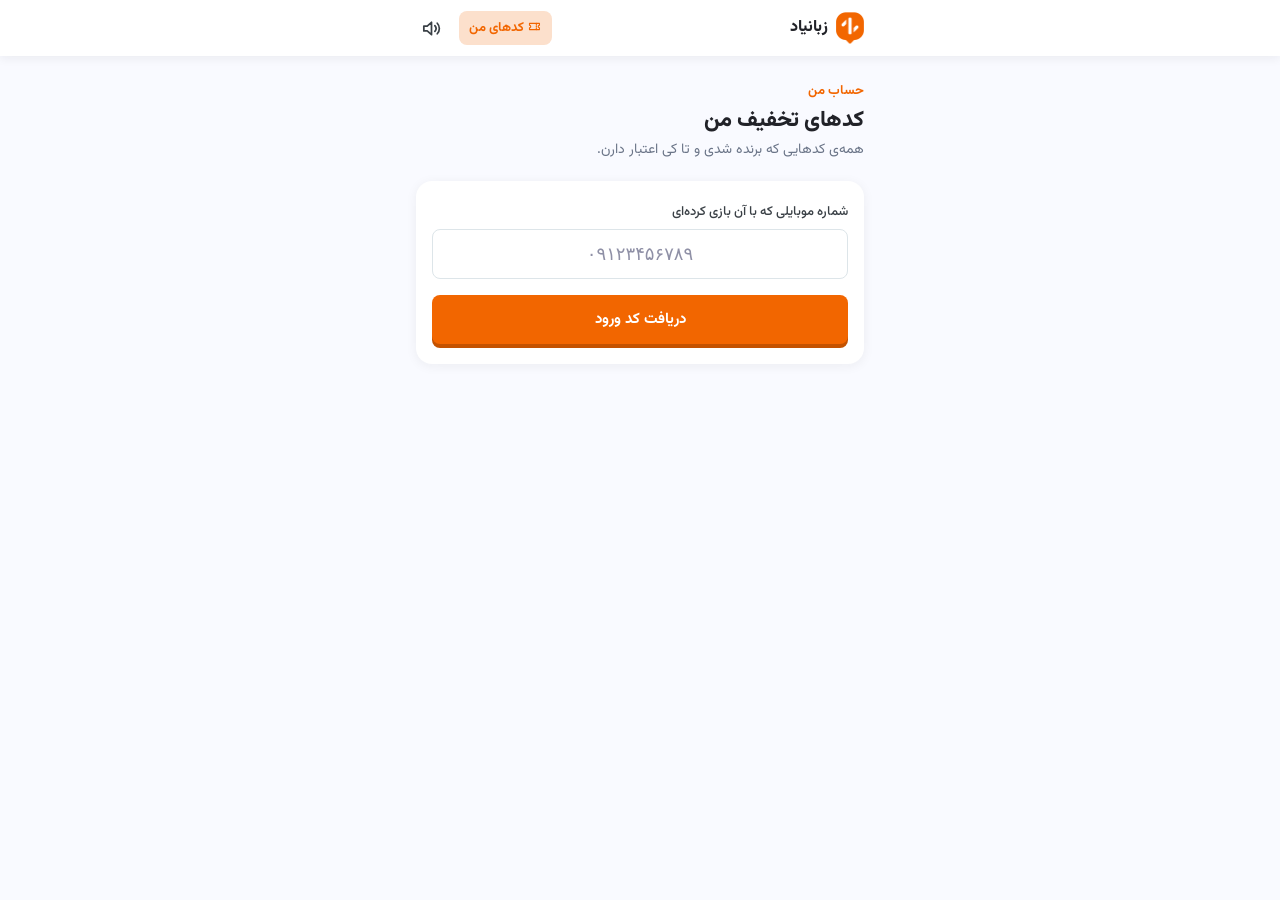
<file: static/my.html>
<!doctype html>
<html lang="fa" dir="rtl">
<head>
  <meta charset="utf-8">
  <meta name="viewport" content="width=device-width, initial-scale=1, viewport-fit=cover">
  <meta name="theme-color" content="#ffffff">
  <title>کدهای تخفیف من | زبانیاد</title>
  <link rel="icon" href="/static/img/logo-mark.png">
  <link rel="preload" href="/static/fonts/Vazirmatn.woff2" as="font" type="font/woff2" crossorigin>
  <link rel="stylesheet" href="/static/css/game.css">
</head>
<body>
  <header class="appbar">
    <div class="appbar-inner">
      <a class="brand" href="/"><img src="/static/img/logo-mark.png" alt=""><span class="brand-text">زبانیاد</span></a>
      <a class="mycodes" href="/my"><span class="ico" aria-hidden="true"><svg viewBox="0 0 24 24" fill="none" stroke="currentColor" stroke-width="1.8" stroke-linecap="round" stroke-linejoin="round"><path d="M4 7h16v3a2 2 0 0 0 0 4v3H4v-3a2 2 0 0 0 0-4Z"/><path d="M15 7v10" stroke-dasharray="2 2"/></svg></span> کدهای من</a>
    </div>
  </header>
  <main class="page">
    <div class="hero">
      <p class="eyebrow">حساب من</p>
      <h2>کدهای تخفیف من</h2>
      <p>همه‌ی کدهایی که برنده شدی و تا کی اعتبار دارن.</p>
    </div>
    <div id="my"></div>
  </main>
  <script src="/static/js/common.js"></script>
  <script src="/static/js/sound.js"></script>
  <script src="/static/js/otp.js"></script>
  <script src="/static/js/my.js"></script>
</body>
</html>
</file>
<file: static/css/game.css>
/* Zabanyad design system (Figma "Zabanyad UI", Design System v0.08):
   brand #F26600 (darker #572401, lighter #FCE0CC, subtle #F7A366), states error #FF3B3B, warning #FFCC00,
   info #33357D, success #06C270, darks #1A1B21…#DEDEDE, lights #DDE5E9…#FEFEFF; UI font Vazir. */
@font-face {
  font-family: "Vazirmatn";
  src: url("/static/fonts/Vazirmatn.woff2") format("woff2");
  font-weight: 100 900;
  font-display: swap;
}

:root {
  --brand: #f26600;
  --brand-press: #c45200;
  --brand-darker: #572401;
  --brand-lighter: #fce0cc;
  --brand-subtle: #f7a366;
  --error: #ff3b3b;
  --warning: #ffcc00;
  --info: #33357d;
  --success: #06c270;
  --dark-1: #1a1b21;
  --dark-2: #212228;
  --dark-3: #3a4046;
  --dark-4: #6b7588;
  --dark-5: #8f90a6;
  --dark-6: #dedede;
  --light-1: #dde5e9;
  --light-2: #f0f1f7;
  --light-3: #f9faff;
  --light-4: #fafafc;
  --light-5: #fefeff;
  --radius: 8px;
  --radius-lg: 16px;
  --shadow: 0 2px 12px rgba(33, 34, 40, .06);
  --latin: "SF Pro Display", "SF UI Display", Roboto, "Segoe UI", system-ui, sans-serif;
}

* { box-sizing: border-box; }
html, body { margin: 0; }

body {
  font-family: "Vazirmatn", Tahoma, sans-serif;
  color: var(--dark-2);
  background: var(--light-3);
  min-height: 100vh;
  line-height: 1.7;
  font-size: 14px;
  -webkit-tap-highlight-color: transparent;
}

/* ---------------- app bar (as in the app: title on the right, back chevron on the left) */
.appbar {
  position: sticky; top: 0; z-index: 5;
  background: #fff;
  box-shadow: 0 2px 10px rgba(33, 34, 40, .07);
}
.appbar-inner {
  max-width: 480px; margin: 0 auto; height: 56px; padding: 0 16px;
  display: flex; align-items: center; justify-content: space-between; gap: 12px;
}
.appbar h1 { font-size: 16px; font-weight: 700; margin: 0; white-space: nowrap; overflow: hidden; text-overflow: ellipsis; }
.appbar .brand { display: flex; align-items: center; gap: 8px; text-decoration: none; color: var(--dark-2); font-weight: 800; font-size: 16px; }
.appbar .brand img { width: 28px; height: 32px; }
.appbar .acct { display: flex; align-items: center; gap: 6px; font-size: 12px; color: var(--dark-3); }
.appbar .acct-mobile { font-weight: 600; letter-spacing: .3px; }
.appbar .acct-out {
  font: inherit; font-size: 11px; font-weight: 700; border: 1px solid var(--light-1); background: #fff; color: var(--dark-4);
  border-radius: 99px; padding: 2px 9px; cursor: pointer;
}
.appbar .mute { border: 0; background: none; font-size: 18px; cursor: pointer; padding: 4px; line-height: 1; }
@media (max-width: 440px) {
  .appbar.signed-in .brand-text { display: none; }
  .appbar .mycodes { padding: 6px 8px; }
}
.appbar .back {
  width: 36px; height: 36px; display: grid; place-items: center; color: var(--dark-2);
  border-radius: 50%; text-decoration: none;
}
.appbar .back svg { width: 22px; height: 22px; }

.page { max-width: 480px; margin: 0 auto; padding: 20px 16px 40px; }

.hero { margin: 4px 0 18px; }
.hero h2 { font-size: 22px; font-weight: 800; margin: 0; line-height: 1.5; }
.hero p { color: var(--dark-4); margin: 2px 0 0; font-size: 14px; }
.hero .eyebrow { color: var(--brand); font-weight: 700; font-size: 13px; margin: 0 0 2px; }

.card {
  background: #fff;
  border-radius: var(--radius-lg);
  box-shadow: var(--shadow);
  padding: 20px 16px;
}

/* ---------------- inputs */
.field { display: flex; flex-direction: column; gap: 6px; margin-top: 18px; }
.field label { font-size: 13px; color: var(--dark-3); font-weight: 500; }
.input {
  font: inherit; font-family: var(--latin); font-size: 18px; letter-spacing: 1px;
  text-align: center; direction: ltr;
  height: 50px; padding: 0 14px;
  border: 1px solid var(--light-1); border-radius: var(--radius);
  outline: none; background: #fff; color: var(--dark-2); width: 100%;
  transition: border-color .15s, box-shadow .15s;
}
.input::placeholder { color: var(--dark-5); letter-spacing: 0; }
.input:focus { border-color: var(--brand); box-shadow: 0 0 0 3px var(--brand-lighter); }

/* ---------------- buttons (primary = orange with the darker "3D" bottom edge from the app) */
.btn {
  font: inherit; font-weight: 700; font-size: 15px;
  display: block; width: 100%; text-align: center; text-decoration: none;
  border: 0; border-radius: var(--radius);
  min-height: 48px; padding: 12px 16px; margin-top: 16px;
  cursor: pointer; color: #fff; background: var(--brand);
  box-shadow: 0 4px 0 var(--brand-press);
  transition: transform .08s, box-shadow .08s, opacity .2s;
}
.btn:active { transform: translateY(3px); box-shadow: 0 1px 0 var(--brand-press); }
.btn[disabled] { background: var(--light-2); color: var(--dark-5); box-shadow: 0 4px 0 var(--light-1); cursor: default; transform: none; }
.btn.outline { background: #fff; color: var(--brand); border: 1px solid var(--brand); box-shadow: none; }
.btn.outline:active { transform: none; background: var(--brand-lighter); }
.link {
  display: block; text-align: center; margin-top: 16px; color: var(--brand); font-weight: 700; font-size: 13px;
  text-decoration: underline; text-underline-offset: 4px; background: none; border: 0; font-family: inherit; cursor: pointer; width: 100%;
}

.error {
  margin-top: 14px; background: #ffeeee; color: #c41f1f; border-radius: var(--radius);
  padding: 10px 12px; font-size: 13px; border-inline-start: 3px solid var(--error);
}
.error a { color: inherit; font-weight: 700; }

.rules { font-size: 12px; color: var(--dark-4); text-align: center; margin-top: 18px; }
.closed { text-align: center; padding: 36px 10px; color: var(--dark-4); }
.hidden { display: none !important; }

/* ---------------- SMS code + notices */
.otp { margin-top: 16px; padding-top: 16px; border-top: 1px solid var(--light-2); }
.otp p { margin: 0 0 10px; font-size: 13px; color: var(--dark-3); }
.otp-input { letter-spacing: 10px; font-size: 24px; }
.otp-links { display: flex; justify-content: space-between; }
.otp-links .link { width: auto; margin-top: 12px; }
.link[disabled] { color: var(--dark-5); text-decoration: none; cursor: default; }
.notice {
  background: #fff8db; color: #7a5b00; border-radius: var(--radius); padding: 8px 12px;
  font-size: 12px; margin: 0 0 12px; border-inline-start: 3px solid var(--warning);
}
.sheet .notice { margin: 8px 0; }

/* ---------------- chances bar + invite */
.wallet {
  display: flex; align-items: center; justify-content: space-between; gap: 10px;
  background: #fff; border-radius: var(--radius-lg); box-shadow: var(--shadow);
  padding: 10px 12px 10px 10px; margin-bottom: 12px;
}
.wallet-count { display: flex; align-items: center; gap: 8px; font-size: 14px; color: var(--dark-3); }
.wallet-count b { color: var(--brand); font-size: 18px; }
.wallet-icon { width: 34px; height: 34px; border-radius: 10px; background: var(--brand-lighter); display: grid; place-items: center; }
.wallet-invite {
  text-decoration: none;
  font: inherit; font-weight: 700; font-size: 13px; border: 0; cursor: pointer; white-space: nowrap;
  background: var(--brand-lighter); color: var(--brand); border-radius: var(--radius); padding: 8px 12px;
}
.code-box b.link-text { font-size: 13px; letter-spacing: 0; overflow-wrap: anywhere; font-weight: 600; }
.sheet .btn { margin-top: 10px; }
.invite-cta { margin-top: 16px; padding: 12px; border-radius: 12px; background: var(--brand-lighter); }
.invite-cta p { margin: 0; color: var(--brand-darker); font-weight: 600; }
.sheet a.link { text-decoration: underline; }

/* ---------------- my codes */
.codes { display: flex; flex-direction: column; gap: 12px; }
.codes-title { font-size: 15px; color: var(--dark-4); margin: 22px 0 10px; }
.code-card { background: #fff; border-radius: var(--radius-lg); box-shadow: var(--shadow); padding: 16px; }
.code-card .code-box { margin: 10px 0 4px; }
.code-card .btn { margin-top: 12px; }
.code-card.expired { opacity: .55; box-shadow: none; border: 1px solid var(--light-1); }
.code-head { display: flex; justify-content: space-between; align-items: center; }
.code-head b { font-size: 18px; }
.code-badge { font-size: 12px; font-weight: 700; padding: 3px 10px; border-radius: 99px; background: var(--brand-lighter); color: var(--brand); }
.code-badge.hot { background: #ffe5e5; color: #c41f1f; }
.code-badge.off { background: var(--light-2); color: var(--dark-4); }
.code-meta { margin: 6px 0 0; font-size: 12px; color: var(--dark-4); }
.link.inline { display: inline; width: auto; margin: 0; font-size: 12px; }
.appbar .mycodes { margin-inline-start: auto; font-size: 13px; font-weight: 700; color: var(--brand); text-decoration: none;
  background: var(--brand-lighter); padding: 6px 10px; border-radius: var(--radius); }

/* ---------------- chest (pick one of three) */
.chests { display: grid; grid-template-columns: repeat(3, 1fr); gap: 10px; margin: 6px 0 4px; }
.chest {
  position: relative; aspect-ratio: 1 / 1.05; border: 0; background: none; cursor: pointer; padding: 0;
  transition: transform .15s;
}
.chest:hover { transform: translateY(-3px); }
.chest-body {
  position: absolute; inset: 42% 4% 4% 4%; border-radius: 10px 10px 14px 14px;
  background: linear-gradient(180deg, #f7a366, #f26600); box-shadow: inset 0 -6px 0 #c45200, 0 8px 14px -8px rgba(242,102,0,.7);
}
.chest-lid {
  position: absolute; inset: 14% 2% 54% 2%; border-radius: 40% 40% 8px 8px / 60% 60% 8px 8px;
  background: linear-gradient(180deg, #ff9a4d, #f26600); box-shadow: inset 0 -5px 0 #c45200;
  transform-origin: 50% 100%; transition: transform .45s cubic-bezier(.3,1.6,.5,1); z-index: 2;
}
.chest-lock {
  position: absolute; left: 50%; top: 44%; width: 18%; aspect-ratio: 1; transform: translate(-50%, -50%);
  background: #ffcc00; border-radius: 6px; box-shadow: 0 2px 0 #b38f00; z-index: 3; transition: opacity .2s;
}
.chest-prize {
  position: absolute; left: 50%; top: 58%; transform: translate(-50%, -50%) scale(.4); opacity: 0;
  font-weight: 900; font-size: 22px; color: #fff; text-shadow: 0 2px 0 rgba(87,36,1,.35);
  transition: transform .4s cubic-bezier(.2,1.6,.4,1), opacity .3s; z-index: 4; white-space: nowrap;
}
.chest.open .chest-lid { transform: rotate(-24deg) translate(-6%, -34%); }
.chest.open .chest-lock { opacity: 0; }
.chest.open .chest-prize { opacity: 1; transform: translate(-50%, -78%) scale(1); }
.chest.chosen .chest-prize { font-size: 26px; color: #ffcc00; }
.chest.dim { opacity: .45; filter: grayscale(.4); }
.chest.shake { animation: shake .12s linear 5; }
@keyframes shake { 0%,100% { transform: rotate(0); } 25% { transform: rotate(-5deg); } 75% { transform: rotate(5deg); } }

/* ---------------- slot machine */
.slot-machine {
  background: linear-gradient(180deg, #33357d, #212228); border-radius: 18px; padding: 14px 14px 18px;
  box-shadow: inset 0 0 0 4px #f26600, 0 10px 24px -12px rgba(33,34,40,.8); position: relative;
}
.slot-top { text-align: center; color: #ffcc00; font-weight: 800; margin-bottom: 10px; }
.reels { display: grid; grid-template-columns: repeat(3, 1fr); gap: 8px; }
.reel { height: 84px; overflow: hidden; background: #fff; border-radius: 10px; box-shadow: inset 0 6px 10px -6px rgba(0,0,0,.4), inset 0 -6px 10px -6px rgba(0,0,0,.4); }
.strip { will-change: transform; }
.sym { height: 84px; display: grid; place-items: center; font-size: 26px; font-weight: 900; color: var(--c, #f26600); }
.slot-line { position: absolute; left: 10px; right: 10px; top: calc(50% + 14px); height: 2px; background: rgba(255,204,0,.6); pointer-events: none; }
.slot-machine.win { animation: glow .35s ease-in-out 2; }
@keyframes glow { 50% { box-shadow: inset 0 0 0 4px #ffcc00, 0 0 30px 6px rgba(255,204,0,.7); } }

/* ---------------- hidden word */
.whint { display: flex; flex-direction: column; align-items: center; gap: 0; margin-bottom: 10px;
  background: var(--brand-lighter); border-radius: 12px; padding: 10px; }
.whint span { font-size: 12px; color: var(--brand-darker); }
.whint b { font-size: 24px; color: var(--brand-darker); }
.whint small { color: var(--brand-darker); opacity: .7; }
.wgrid { direction: ltr; display: grid; grid-template-columns: repeat(var(--cols), 1fr); gap: 6px; max-width: calc(var(--cols) * 46px); margin: 0 auto; }
.wtile {
  aspect-ratio: 1; display: grid; place-items: center; border: 2px solid var(--light-1); border-radius: 8px;
  font-family: var(--latin); font-weight: 800; font-size: 21px; color: var(--dark-2); background: #fff;
}
.wtile.filled { border-color: var(--dark-4); animation: pop .12s; }
.wtile.flip { animation: flip .45s ease; color: #fff; border-color: transparent; }
.wtile.correct, .wkey.correct { background: var(--success); color: #fff; }
.wtile.present, .wkey.present { background: var(--warning); color: var(--dark-2); }
.wtile.absent, .wkey.absent { background: var(--dark-4); color: #fff; }
.wgrid.nudge { animation: shake .1s linear 3; }
@keyframes flip { 0% { transform: rotateX(0); } 50% { transform: rotateX(90deg); } 100% { transform: rotateX(0); } }
.whint-msg { text-align: center; min-height: 22px; font-size: 13px; color: var(--dark-4); margin: 8px 0; }
.wkeys { direction: ltr; display: flex; flex-direction: column; gap: 6px; }
.wrow { display: flex; justify-content: center; gap: 4px; }
.wkey {
  font-family: var(--latin); font-weight: 700; font-size: 14px; flex: 1; max-width: 36px; height: 46px; border: 0;
  border-radius: 6px; background: var(--light-2); color: var(--dark-2); cursor: pointer; padding: 0;
}
.wkey.wide { max-width: 60px; flex: 1.6; font-family: inherit; font-size: 12px; background: var(--brand-lighter); color: var(--brand); }
.wkey:active { transform: scale(.95); }
.latin { font-family: var(--latin); letter-spacing: 2px; }
.game-link.kind-chest { background: linear-gradient(110deg, #ffd24d, #f7a366); box-shadow: 0 8px 20px -10px rgba(247,163,102,.8); }
.game-link.kind-slot { background: linear-gradient(110deg, #3a4046, #212228); box-shadow: 0 8px 20px -10px rgba(33,34,40,.8); }
.game-link.kind-wordle { background: linear-gradient(110deg, #f7a366, #572401); box-shadow: 0 8px 20px -10px rgba(87,36,1,.7); }

/* ---------------- wheel */
.wheel-wrap { position: relative; width: min(320px, 100%); margin: 8px auto 4px; aspect-ratio: 1; }
.wheel-wrap svg.wheel { width: 100%; height: 100%; transition: transform 5.2s cubic-bezier(.12, .7, .08, 1); filter: drop-shadow(0 8px 18px rgba(242, 102, 0, .18)); }
.wheel-pointer {
  position: absolute; top: -4px; left: 50%; transform: translateX(-50%); z-index: 2;
  width: 34px; height: 40px;
}
.wheel-hub {
  position: absolute; top: 50%; left: 50%; transform: translate(-50%, -50%);
  width: 66px; height: 66px; border-radius: 50%; background: #fff;
  border: 4px solid var(--dark-2); display: grid; place-items: center;
  box-shadow: 0 4px 10px rgba(0, 0, 0, .18);
}
.wheel-hub img { width: 30px; height: 34px; }

/* ---------------- scratch card */
.scratch {
  position: relative; width: 100%; aspect-ratio: 16 / 10; border-radius: var(--radius-lg); overflow: hidden;
  background: var(--brand-lighter); display: grid; place-items: center; text-align: center; user-select: none;
}
.scratch .prize { font-size: 30px; font-weight: 900; color: var(--brand-darker); padding: 0 12px; line-height: 1.5; }
.scratch .prize small { display: block; font-size: 13px; font-weight: 500; color: var(--brand-darker); opacity: .75; }
.scratch canvas { position: absolute; inset: 0; width: 100%; height: 100%; touch-action: none; cursor: grab; }
.scratch-hint { text-align: center; color: var(--dark-4); font-size: 13px; margin: 12px 0 0; }

/* ---------------- quiz (layout of the app's placement test) */
.ladder { display: flex; flex-direction: column; gap: 8px; margin: 12px 0 4px; }
.ladder div {
  display: flex; justify-content: space-between; align-items: center; padding: 10px 12px;
  border-radius: var(--radius); background: var(--light-3); font-size: 13px; font-weight: 600;
}
.ladder b { color: var(--brand); }
.q-head { display: flex; justify-content: space-between; color: var(--dark-4); font-family: var(--latin); font-size: 15px; direction: ltr; }
.progress { height: 8px; background: var(--light-2); border-radius: 8px; overflow: hidden; margin: 8px 0 22px; }
.progress i { display: block; height: 100%; background: var(--brand); border-radius: 8px; transition: width .3s; }
.q-label { color: var(--dark-4); font-size: 13px; margin: 0 0 4px; }
.q-word { direction: ltr; text-align: left; font-family: var(--latin); font-size: 30px; font-weight: 700; margin: 0 0 20px; color: var(--dark-2); }
.options { display: flex; flex-direction: column; gap: 12px; }
.option {
  font: inherit; font-size: 15px; font-weight: 700; min-height: 50px; padding: 10px; border-radius: var(--radius);
  border: 1px solid var(--dark-3); background: #fff; cursor: pointer; color: var(--dark-2);
  transition: background .12s, color .12s;
}
.option.picked { background: var(--dark-3); color: #fff; }
.option:disabled { cursor: default; }
.timer-low { color: var(--error) !important; }

/* ---------------- result: bottom sheet like the app's "Daily Gift" */
.overlay {
  position: fixed; inset: 0; z-index: 10; background: rgba(26, 27, 33, .72);
  display: flex; align-items: flex-end; justify-content: center; animation: fade .25s;
}
.sheet {
  width: 100%; max-width: 480px; background: #fff; border-radius: 22px 22px 0 0;
  padding: 28px 20px calc(24px + env(safe-area-inset-bottom)); text-align: center;
  animation: up .35s cubic-bezier(.2, .9, .3, 1);
}
.sheet .big { font-size: 56px; line-height: 1.1; }
.sheet h2 { margin: 10px 0 4px; font-size: 20px; font-weight: 800; }
.sheet p { color: var(--dark-3); margin: 6px 0; font-size: 14px; }
.sheet .muted { color: var(--dark-4); font-size: 13px; }
.pill {
  display: inline-flex; gap: 8px; align-items: baseline; margin: 12px 0 4px; padding: 8px 22px;
  border-radius: 99px; background: var(--brand-lighter); color: var(--brand); font-weight: 800; font-size: 18px;
}
.code-box {
  direction: ltr; margin: 16px 0 6px; display: flex; align-items: center; gap: 8px;
  border: 1.5px dashed var(--brand); border-radius: 12px; padding: 8px 8px 8px 16px; background: #fff8f3;
}
.code-box b { flex: 1; text-align: left; font-family: var(--latin); font-size: 24px; letter-spacing: 3px; color: var(--dark-2); }
.code-box button {
  font: inherit; font-weight: 700; border: 0; background: var(--brand-lighter); color: var(--brand);
  border-radius: var(--radius); padding: 8px 14px; cursor: pointer;
}
.rows { display: flex; flex-direction: column; gap: 8px; margin: 16px 0 4px; text-align: right; }
.rows div { display: flex; justify-content: space-between; padding: 10px 14px; border-radius: var(--radius); background: var(--light-3); font-weight: 600; }
.rows b { color: var(--brand); }

.confetti { position: fixed; inset: 0; pointer-events: none; z-index: 11; }

/* ---------------- home: colored cards like the app's "Levels" row */
.game-list { display: flex; flex-direction: column; gap: 14px; }
.game-link {
  position: relative; overflow: hidden; display: block; text-decoration: none; color: #fff;
  border-radius: var(--radius-lg); padding: 20px 18px; min-height: 104px;
  background: linear-gradient(110deg, var(--brand-subtle), var(--brand));
  box-shadow: 0 8px 20px -10px rgba(242, 102, 0, .7);
}
.game-link.kind-quiz { background: linear-gradient(110deg, #3bd98f, var(--success)); box-shadow: 0 8px 20px -10px rgba(6, 194, 112, .7); }
.game-link.kind-scratch { background: linear-gradient(110deg, #5a5cb3, var(--info)); box-shadow: 0 8px 20px -10px rgba(51, 53, 125, .7); }
.game-link b { display: block; font-size: 19px; font-weight: 800; }
.game-link span { display: block; font-size: 13px; opacity: .92; max-width: 75%; }
.game-link .icon { position: absolute; left: 14px; bottom: -6px; font-size: 58px; opacity: .9; transform: rotate(-12deg); }

@keyframes fade { from { opacity: 0; } }
@keyframes up { from { transform: translateY(100%); } }
@keyframes pop { 50% { transform: scale(1.08); } }

@media (prefers-reduced-motion: reduce) {
  .wheel-wrap svg.wheel { transition-duration: 1s; }
  .sheet, .overlay { animation: none; }
}

/* ================= Black Friday vault (kind=vault): dark page, gold accents ================= */
.theme-bf {
  --gold: #ffc53d; --gold-press: #b8860b; --gold-soft: rgba(255, 197, 61, .14);
  --bf-bg: #0c0c11; --bf-card: #17171f; --bf-line: #2a2a35; --bf-text: #f4f1e8; --bf-muted: #a19d92;
  --brand: var(--gold); --brand-press: var(--gold-press); --brand-lighter: var(--gold-soft);
  background: radial-gradient(120% 60% at 50% -10%, #2b2210 0%, var(--bf-bg) 55%) fixed, var(--bf-bg);
  color: var(--bf-text);
}
.theme-bf .appbar { background: rgba(12, 12, 17, .92); box-shadow: 0 1px 0 var(--bf-line); backdrop-filter: blur(8px); }
.theme-bf .appbar .brand, .theme-bf .appbar .acct { color: var(--bf-text); }
.theme-bf .appbar .acct-out { background: transparent; border-color: var(--bf-line); color: var(--bf-muted); }
.theme-bf .appbar .mycodes { color: var(--gold); background: var(--gold-soft); }
.theme-bf .hero .eyebrow { color: var(--gold); letter-spacing: 1px; }
.theme-bf .hero h2 { color: #fff; }
.theme-bf .hero p, .theme-bf .rules { color: var(--bf-muted); }
.theme-bf .card, .theme-bf .wallet { background: var(--bf-card); box-shadow: 0 0 0 1px var(--bf-line), 0 20px 40px -24px #000; }
.theme-bf .wallet-count { color: var(--bf-text); }
.theme-bf .field label, .theme-bf .otp p { color: var(--bf-muted); }
.theme-bf .input { background: #0f0f15; border-color: var(--bf-line); color: #fff; }
.theme-bf .input:focus { border-color: var(--gold); box-shadow: 0 0 0 3px var(--gold-soft); }
.theme-bf .otp { border-top-color: var(--bf-line); }
.theme-bf .btn { color: #1a1300; background: linear-gradient(180deg, #ffd66b, var(--gold)); }
.theme-bf .btn[disabled] { background: #2a2a35; color: #6d6a62; box-shadow: 0 4px 0 #1d1d26; }
.theme-bf .btn.outline { background: transparent; color: var(--gold); border-color: var(--gold); }
.theme-bf .closed { color: var(--bf-muted); }
.theme-bf .notice { background: #2b2410; color: #f3d98a; }
.theme-bf .sheet { background: var(--bf-card); color: var(--bf-text); box-shadow: 0 -1px 0 var(--bf-line); }
.theme-bf .sheet p { color: #d8d4c8; }
.theme-bf .sheet .muted { color: var(--bf-muted); }
.theme-bf .code-box { background: #0f0f15; border-color: var(--gold); }
.theme-bf .code-box b { color: #fff; }
.theme-bf .invite-cta p { color: var(--gold); }
.theme-bf .error { background: #3a1517; color: #ffb3b3; }

/* event strip: countdown + golden hour + limited prizes */
.bf-strip { display: flex; flex-direction: column; gap: 8px; margin-bottom: 14px; }
.bf-count {
  display: flex; align-items: center; justify-content: space-between; gap: 8px;
  background: linear-gradient(90deg, #241c0a, #15151c); border: 1px solid #3a2f12; border-radius: 12px; padding: 10px 12px;
}
.bf-count span { font-size: 12px; color: var(--bf-muted); }
.bf-count .ltr-time { direction: ltr; unicode-bidi: isolate; font-family: var(--latin); }
.bf-count b { font-size: 17px; color: var(--gold); letter-spacing: 1px; font-variant-numeric: tabular-nums; }
.bf-badges { display: flex; flex-wrap: wrap; gap: 6px; }
.bf-badge { font-size: 12px; font-weight: 700; padding: 4px 10px; border-radius: 99px; background: var(--gold-soft); color: var(--gold); }
.bf-badge.hot { background: #ff3b3b; color: #fff; animation: pulse 1.4s ease-in-out infinite; }
.bf-badge.off { background: #22222c; color: var(--bf-muted); }
@keyframes pulse { 50% { box-shadow: 0 0 0 6px rgba(255, 59, 59, 0); transform: scale(1.04); } 0% { box-shadow: 0 0 0 0 rgba(255, 59, 59, .6); } }

/* three vault tiers */
.bf-tiers { display: grid; grid-template-columns: repeat(3, 1fr); gap: 8px; margin: 4px 0; }
.bf-tier { border-radius: 12px; padding: 12px 6px 10px; text-align: center; background: #101016; border: 1px solid var(--bf-line); }
.bf-tier i { display: block; font-style: normal; font-size: 26px; line-height: 1.2; }
.bf-tier b { display: block; font-size: 14px; margin-top: 2px; }
.bf-tier small { display: block; font-size: 11px; color: var(--bf-muted); line-height: 1.6; }
.bf-tier em { display: block; font-style: normal; font-weight: 800; font-size: 13px; margin-top: 4px; }
.bf-tier.t3 { border-color: #6b5214; background: linear-gradient(180deg, #2a2110, #101016); }
.bf-tier.t3 b, .bf-tier.t3 em { color: var(--gold); }
.bf-tier.t2 b, .bf-tier.t2 em { color: #d9dde3; }
.bf-tier.t1 b, .bf-tier.t1 em { color: #e09a5a; }
.bf-intro { margin: 0 0 10px; color: var(--bf-muted); font-size: 13px; }

/* live winners */
.bf-ticker { margin-top: 14px; overflow: hidden; border-radius: 10px; background: #101016; border: 1px solid var(--bf-line); height: 36px; position: relative; }
.bf-ticker-track { display: flex; gap: 28px; white-space: nowrap; position: absolute; top: 0; right: 0; height: 36px; align-items: center;
  padding-inline: 12px; animation: ticker var(--dur, 30s) linear infinite; font-size: 12px; color: var(--bf-muted); }
.bf-ticker-track b { color: var(--gold); }
.bf-ticker-track .m { font-family: var(--latin); direction: ltr; unicode-bidi: isolate; color: #ddd; }
@keyframes ticker { from { transform: translateX(-100%); } to { transform: translateX(100%); } }

/* the vault door */
.vault {
  --v: var(--gold); position: relative; width: min(190px, 60%); aspect-ratio: 1; margin: 2px auto 14px;
  border-radius: 22px; background: linear-gradient(145deg, #3b3b46, #1b1b22); box-shadow: inset 0 0 0 6px #2c2c36, 0 18px 30px -16px #000;
  display: grid; place-items: center; perspective: 600px;
}
.vault::before { content: ""; position: absolute; inset: 12px; border-radius: 16px; border: 2px solid rgba(255,255,255,.06); }
.vault-door {
  position: absolute; inset: 14px; border-radius: 14px; display: grid; place-items: center;
  background: linear-gradient(145deg, #4a4a57, #26262f); box-shadow: inset 0 0 0 3px rgba(255,255,255,.05), 0 6px 14px rgba(0,0,0,.5);
  transform-origin: 0% 50%; transition: transform 1s cubic-bezier(.5,0,.2,1); z-index: 2;
}
.vault-dial {
  width: 58%; aspect-ratio: 1; border-radius: 50%; position: relative;
  background: radial-gradient(circle, #2a2a33 30%, #50505e 31%, #3a3a46 60%, #23232b 61%);
  box-shadow: 0 0 0 4px var(--v), 0 0 18px -2px var(--v); transition: transform .5s cubic-bezier(.3,1.4,.5,1);
}
.vault-dial::after { content: ""; position: absolute; left: 50%; top: 6%; width: 6%; height: 22%; transform: translateX(-50%); border-radius: 3px; background: var(--v); }
.vault-prize { position: absolute; inset: 0; display: grid; place-items: center; text-align: center; font-weight: 900; font-size: 24px; color: var(--v); z-index: 1; line-height: 1.3; }
.vault-prize small { display: block; font-size: 11px; color: var(--bf-muted); font-weight: 600; }
.vault.t3 { --v: #ffc53d; } .vault.t2 { --v: #d9dde3; } .vault.t1 { --v: #e09a5a; }
.vault.shake { animation: shake .1s linear 6; }
.vault.open .vault-door { transform: rotateY(-105deg); }
.vault.open { box-shadow: inset 0 0 0 6px #2c2c36, 0 0 50px -6px var(--v); }

/* code grid + keypad */
.vgrid { direction: ltr; display: grid; grid-template-columns: repeat(4, 1fr); gap: 7px; max-width: 232px; margin: 0 auto; }
.vtile {
  aspect-ratio: 1; display: grid; place-items: center; border-radius: 10px; font-family: var(--latin);
  font-size: 24px; font-weight: 800; background: #0f0f15; border: 2px solid var(--bf-line); color: #fff;
}
.vtile.filled { border-color: #6b6875; animation: pop .12s; }
.vtile.flip { animation: flip .45s ease; border-color: transparent; }
.vtile.correct { background: var(--success); }
.vtile.present { background: var(--gold); color: #1a1300; }
.vtile.absent { background: #34343f; color: #9a98a3; }
.vgrid.nudge { animation: shake .1s linear 3; }
.vmsg { text-align: center; min-height: 22px; font-size: 13px; color: var(--bf-muted); margin: 8px 0; }
.vkeys { direction: ltr; display: grid; grid-template-columns: repeat(5, 1fr); gap: 6px; max-width: 320px; margin: 0 auto; }
.vkey {
  font-family: var(--latin); font-weight: 800; font-size: 20px; height: 48px; border: 0; border-radius: 10px;
  background: #24242e; color: #fff; cursor: pointer; box-shadow: 0 3px 0 #15151b;
}
.vkey:active { transform: translateY(2px); box-shadow: 0 1px 0 #15151b; }
.vkey.correct { background: var(--success); } .vkey.present { background: var(--gold); color: #1a1300; } .vkey.absent { background: #1a1a21; color: #55535c; }
.vkey.wide { grid-column: span 2; font-family: inherit; font-size: 15px; background: var(--gold); color: #1a1300; box-shadow: 0 3px 0 var(--gold-press); }
.vkey.back { grid-column: span 3; font-family: inherit; font-size: 15px; }
.vhead { display: flex; justify-content: space-between; align-items: center; margin-bottom: 4px; font-size: 12px; color: var(--bf-muted); }
.vhead b { color: var(--gold); }

/* teaser before the start */
.bf-teaser { text-align: center; padding: 8px 0 4px; }
.bf-teaser .big { font-size: 64px; line-height: 1.1; }
.bf-teaser h3 { margin: 8px 0 2px; font-size: 18px; color: var(--dark-2); }
.theme-bf .bf-teaser h3 { color: #fff; }
.bf-teaser p { color: var(--bf-muted, var(--dark-4)); margin: 4px 0 14px; }
.bf-clock { direction: ltr; display: flex; justify-content: center; gap: 8px; }
.bf-clock div { min-width: 62px; background: #101016; border: 1px solid #3a2f12; border-radius: 12px; padding: 8px 4px; }
.bf-clock b { display: block; font-family: var(--latin); font-size: 26px; color: var(--gold); font-variant-numeric: tabular-nums; }
.bf-clock small { display: block; font-size: 11px; color: var(--bf-muted); }

/* home card */
.game-link.kind-vault, .game-link.bf-card {
  background: radial-gradient(120% 140% at 0% 100%, #3d2f0c 0%, #121218 60%); color: #fff;
  box-shadow: 0 0 0 1px #4a3a12, 0 10px 26px -12px rgba(255, 197, 61, .45);
}
.game-link.kind-vault b, .game-link.bf-card b { color: #ffc53d; }
.game-link .soon { display: inline-block; margin-top: 8px; font-size: 12px; font-weight: 700; padding: 3px 10px; border-radius: 99px;
  background: rgba(255, 197, 61, .16); color: #ffc53d; max-width: none; }
.game-link .tag { position: absolute; top: 12px; left: 12px; font-size: 10px; font-weight: 800; letter-spacing: 1px;
  background: #ff3b3b; color: #fff; border-radius: 6px; padding: 2px 8px; max-width: none; opacity: 1; }
@media (prefers-reduced-motion: reduce) {
  .bf-ticker-track { animation: none; position: static; }
  .vault-door { transition-duration: .2s; }
}

/* Black Friday wheel, winners board, focus banner, campaign result */
.theme-bf .wheel-hub { background: #17171f; border-color: #ffc53d; }
.theme-bf .wheel-wrap svg.wheel { filter: drop-shadow(0 8px 24px rgba(255, 197, 61, .25)); }
.spins-line { text-align: center; color: var(--dark-4); font-size: 13px; margin: 10px 0 0; }
.theme-bf .spins-line { color: var(--bf-muted); }
.store-row { display: flex; flex-wrap: wrap; gap: 8px; margin-top: 8px; }
.store-row .btn { flex: 1 1 30%; margin-top: 0; min-height: 42px; padding: 8px; font-size: 13px; }
.error .store-row a { font-weight: 700; }
.jackpot { margin-top: 16px; background: #fff; border-radius: var(--radius-lg); box-shadow: var(--shadow); padding: 14px 16px; }
.jackpot h3 { margin: 0 0 8px; font-size: 15px; color: var(--dark-2); }
.jackpot p { margin: 0; color: var(--dark-4); font-size: 13px; }
.jackpot ol { list-style: none; margin: 0; padding: 0; display: flex; flex-direction: column; gap: 6px; }
.jackpot li { display: flex; align-items: center; gap: 10px; padding: 8px 10px; border-radius: 10px; background: #fff7df; font-size: 13px; }
.jackpot li .m { font-family: var(--latin); direction: ltr; unicode-bidi: isolate; font-weight: 700; color: #7a5b00; }
.jackpot li small { margin-inline-start: auto; color: var(--dark-4); font-size: 11px; }
.theme-bf .jackpot { background: var(--bf-card); box-shadow: 0 0 0 1px #4a3a12, 0 20px 40px -24px #000; }
.theme-bf .jackpot h3 { color: var(--gold); }
.theme-bf .jackpot p, .theme-bf .jackpot li small { color: var(--bf-muted); }
.theme-bf .jackpot li { background: #211b0c; color: var(--bf-text); }
.theme-bf .jackpot li .m { color: var(--gold); }
.focus-banner { display: block; text-align: center; text-decoration: none; font-weight: 800; margin-bottom: 14px;
  background: #121218; color: #ffc53d; border-radius: 12px; padding: 12px; box-shadow: 0 0 0 1px #4a3a12; }
.code-card.best { box-shadow: 0 0 0 2px var(--brand), var(--shadow); }
.best-tag { font-size: 11px; font-weight: 800; color: #fff; background: var(--brand); border-radius: 99px; padding: 2px 8px; margin-inline-start: 8px; vertical-align: middle; }

/* drawn illustrations and line icons (instead of emoji) */
.ico { display: inline-flex; width: 1.15em; height: 1.15em; vertical-align: -0.2em; }
.ico svg { width: 100%; height: 100%; }
.art-big { display: block; width: 104px; height: 104px; margin: 0 auto; }
.bf-teaser .art-big { width: 120px; height: 120px; }
.wallet-icon .wallet-art { width: 26px; height: 26px; }
.tier-art { display: block; width: 40px; height: 40px; margin: 0 auto 2px; }
.pill-art { width: 26px; height: 26px; align-self: center; }
.pill { align-items: center; }
.game-link img.icon { position: absolute; left: 10px; bottom: 8px; width: 84px; height: 84px; transform: rotate(-8deg);
  filter: drop-shadow(0 6px 10px rgba(0, 0, 0, .18)); opacity: 1; }
.appbar .mute { color: var(--dark-3); display: inline-flex; font-size: 20px; }
.theme-bf .appbar .mute { color: var(--bf-text); }
.wallet-invite .ico, .btn .ico { margin-inline-end: 2px; }
.jackpot h3 .ico { color: #e0a800; }
.theme-bf .jackpot h3 .ico { color: var(--gold); }

/* activity board: real last winners, today's players, 90% codes waiting */
.activity .act-head { display: flex; justify-content: space-between; align-items: center; gap: 8px; margin-bottom: 8px; }
.activity .act-head h3 { margin: 0; }
.act-count { font-size: 12px; font-weight: 700; color: var(--success); background: #e3f9ee; padding: 3px 10px; border-radius: 99px; white-space: nowrap; }
.jp-card { display: flex; align-items: center; gap: 8px; text-decoration: none; margin-bottom: 8px; padding: 10px 12px; border-radius: 12px;
  background: linear-gradient(90deg, #fff3cf, #ffe7a8); color: #6b4b00; }
.jp-card .ico { color: #c98a00; font-size: 18px; }
.jp-card b { font-size: 14px; font-weight: 800; }
.jp-card small { margin-inline-start: auto; font-size: 11px; opacity: .75; }
.activity li { display: grid; grid-template-columns: auto auto 1fr auto; gap: 8px; background: var(--light-3); }
.activity li .p { color: var(--brand); font-weight: 800; white-space: nowrap; }
.activity li .g { color: var(--dark-4); font-size: 12px; overflow: hidden; text-overflow: ellipsis; white-space: nowrap; }
.activity li.big { background: linear-gradient(90deg, #fff3cf, #ffe39a); box-shadow: 0 0 0 1.5px #ffc53d; }
.activity li.big .p { color: #a86b00; }
.theme-bf .act-count { background: rgba(6,194,112,.15); color: #3ee39a; }
.theme-bf .jp-card { background: linear-gradient(90deg, #2b2210, #3a2c0b); color: var(--gold); }
.theme-bf .jp-card .ico { color: var(--gold); }
.theme-bf .activity li { background: #1d1d26; }
.theme-bf .activity li .g { color: var(--bf-muted); }
.theme-bf .activity li.big { background: linear-gradient(90deg, #3a2c0b, #4a3a12); box-shadow: 0 0 0 1.5px var(--gold); }
.theme-bf .activity li.big .p { color: var(--gold); }
</file>
